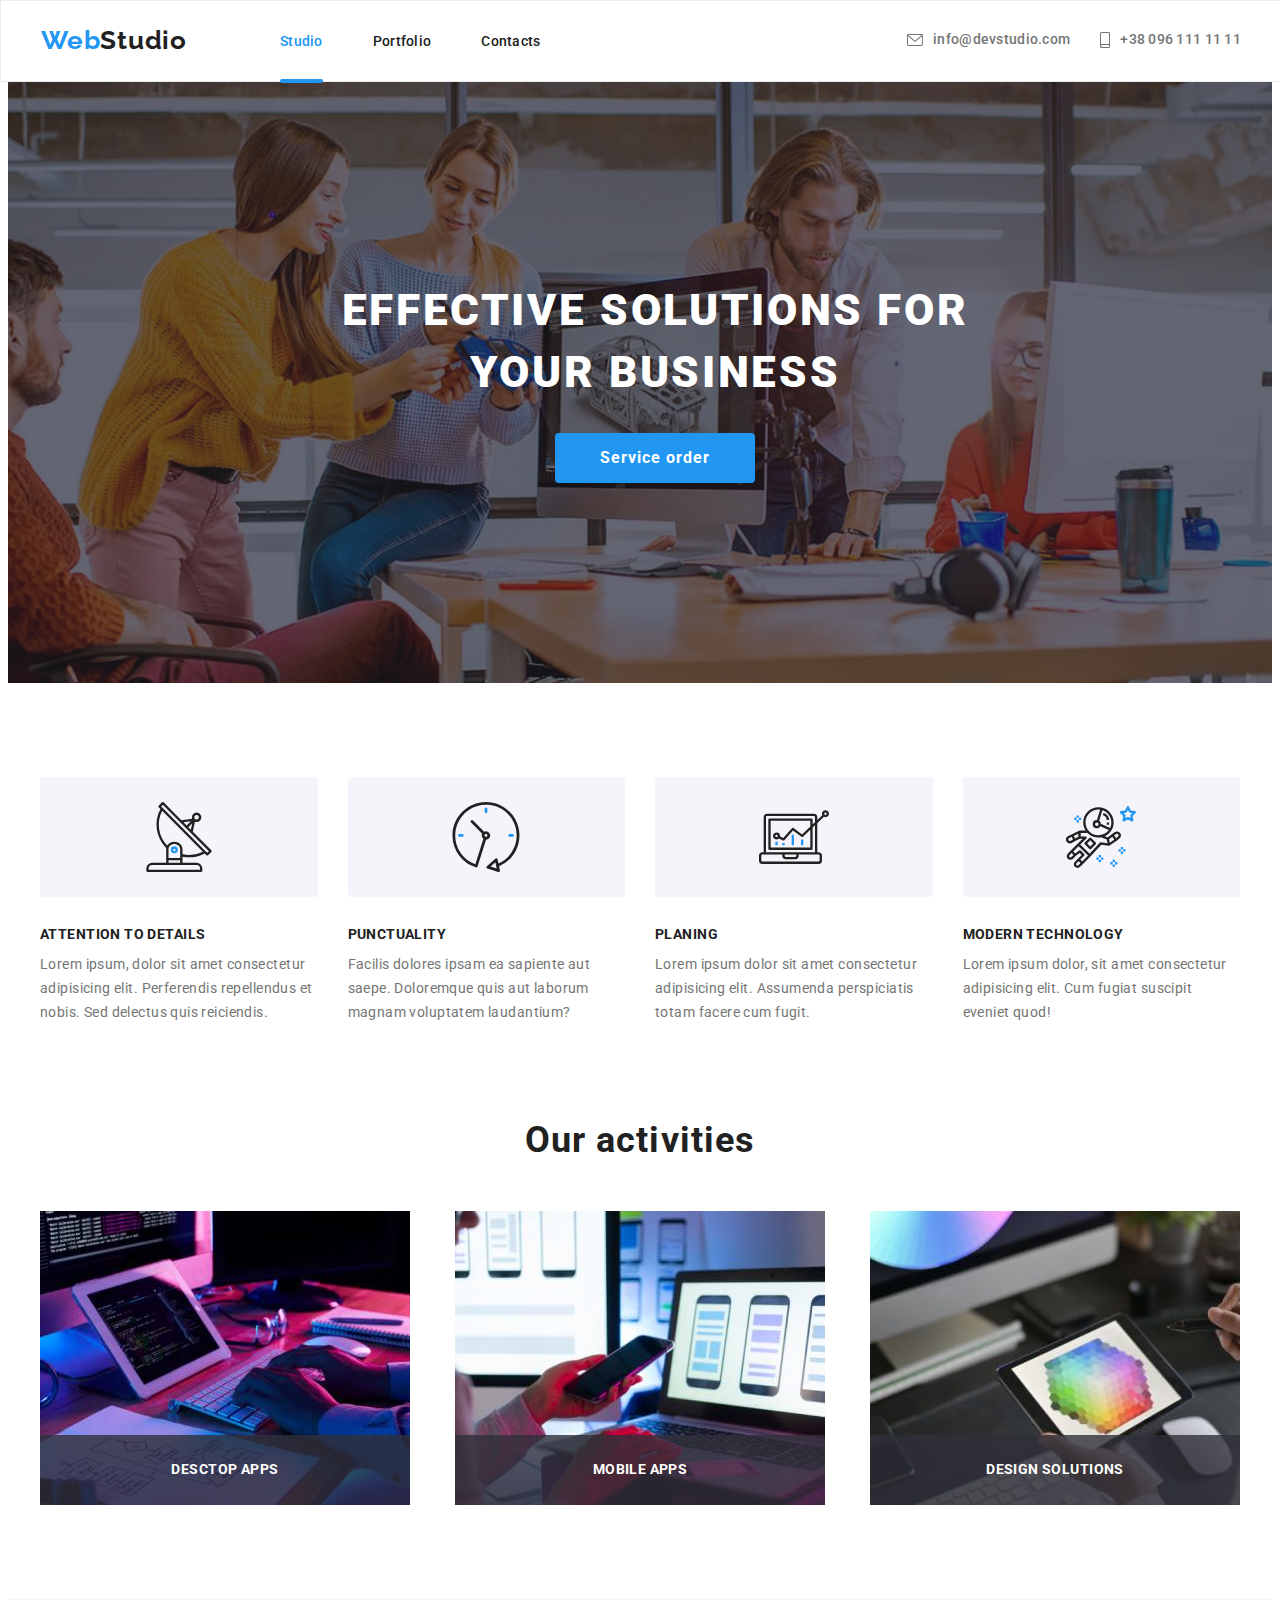
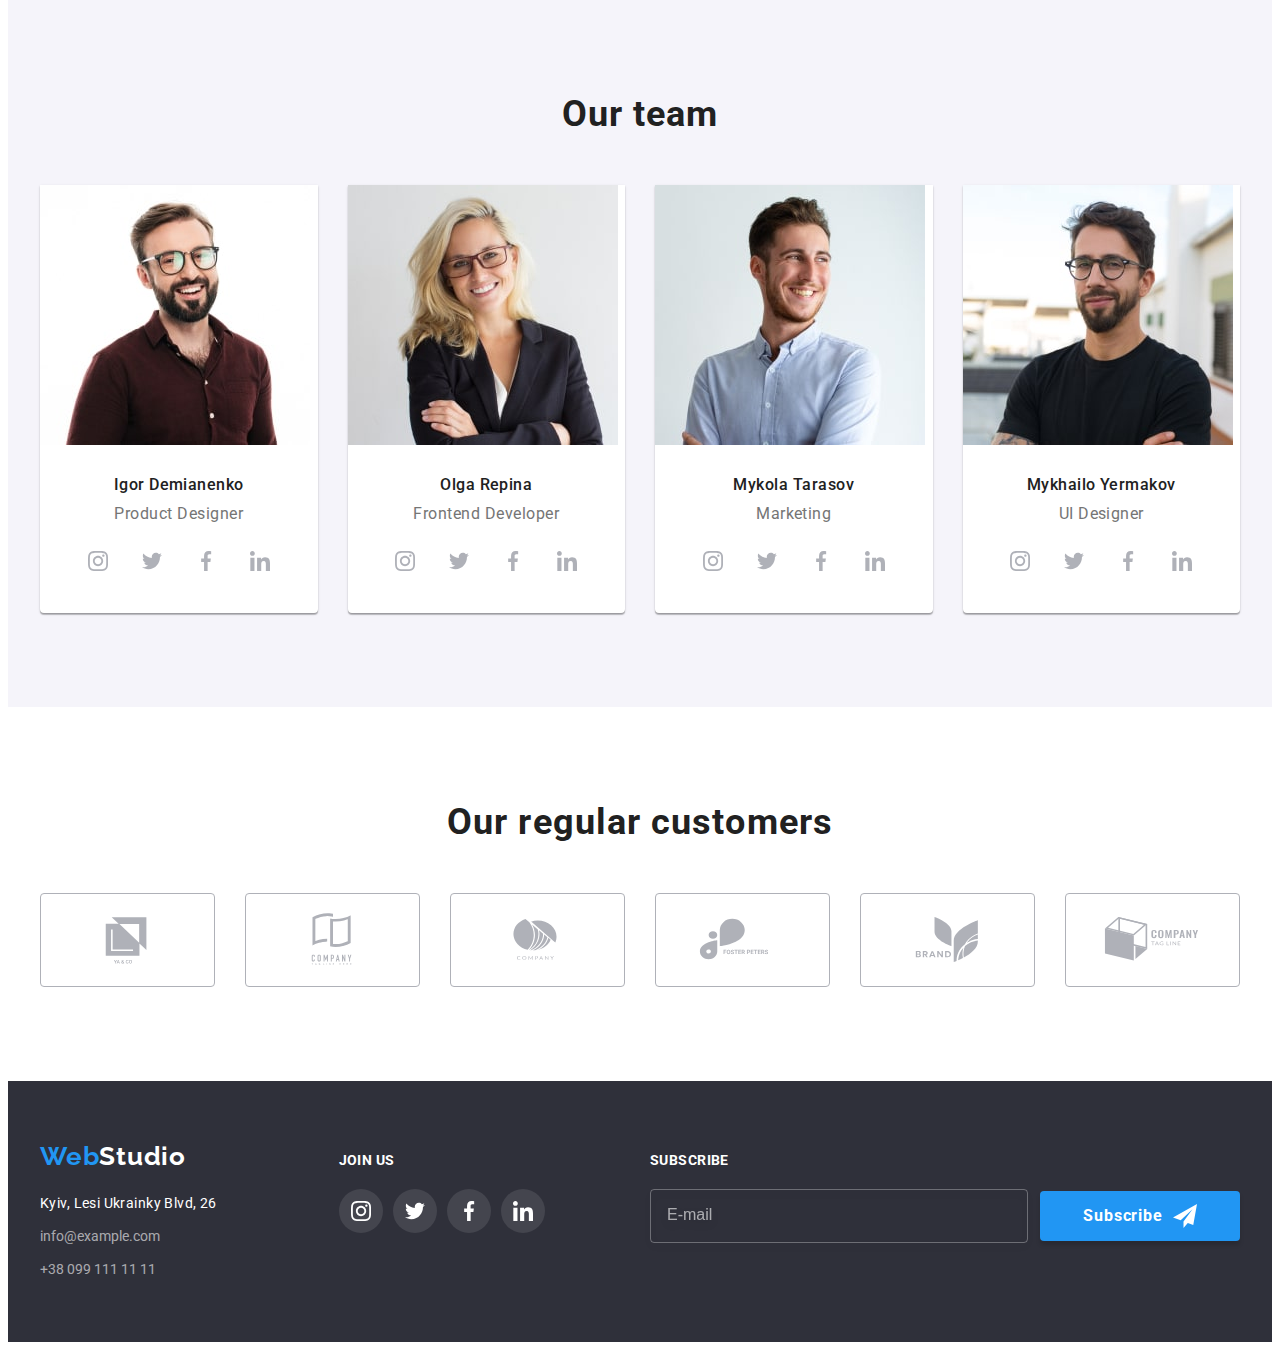
<file: index.html>
<!DOCTYPE html>
<html lang="en">
  <head>
    <meta charset="UTF-8" />
    <meta http-equiv="X-UA-Compatible" content="IE=edge" />
    <meta name="viewport" content="width=device-width, initial-scale=1.0" />
    <title>WebStudio</title>
    <link rel="preconnect" href="https://fonts.googleapis.com" />
    <link rel="preconnect" href="https://fonts.gstatic.com" crossorigin />
    <link
      href="https://fonts.googleapis.com/css2?family=Raleway:wght@700&family=Roboto:wght@400;500;700;900&display=swap"
      rel="stylesheet"
    />
    <link
      rel="stylesheet"
      href="https://cdnjs.cloudflare.com/ajax/libs/modern-normalize/1.1.0/modern-normalize.min.css"
      integrity="sha512-wpPYUAdjBVSE4KJnH1VR1HeZfpl1ub8YT/NKx4PuQ5NmX2tKuGu6U/JRp5y+Y8XG2tV+wKQpNHVUX03MfMFn9Q=="
      crossorigin="anonymous"
      referrerpolicy="no-referrer"
    />
    <link rel="stylesheet" href="./css/main.min.css" />
  </head>
  <body>
    <!-- Site nav -->
    <header class="header">
      <div class="container">
        <div class="header-overlay">
          <nav class="navigation">
            <!-- prettier-ignore -->
            <a lang="en" href="./index.html" class="link logo header__logo">
					<span class="header__logo--blue">Web</span>Studio
				  </a>
            <ul class="list navigation__list">
              <li class="navigation__item">
                <a href="./index.html" class="link current navigation__link"
                  >Studio</a
                >
              </li>
              <li class="navigation__item">
                <a href="./portfolio.html" class="link navigation__link"
                  >Portfolio</a
                >
              </li>
              <li class="navigation__item">
                <a href="" class="link navigation__link">Contacts</a>
              </li>
            </ul>
          </nav>

          <ul class="list contacts-list">
            <li class="contacts-list__item">
              <a
                href="mailto:info@devstudio.com"
                class="link contacts-list__link"
              >
                <svg class="mail contacts-list__icon">
                  <use
                    href="./images/icons.svg#icon-envelope"
                    width="16"
                    height="12"
                  ></use>
                </svg>
                info@devstudio.com</a
              >
            </li>
            <li class="contacts-list__item">
              <a href="tel:+380961111111" class="link contacts-list__link">
                <svg class="phone contacts-list__icon">
                  <use
                    href="./images/icons.svg#icon-smartphone"
                    width="10"
                    height="16"
                  ></use>
                </svg>
                +38 096 111 11 11</a
              >
            </li>
          </ul>
        </div>

        <button
          class="menu-open"
          type="button"
          arial-label="open mob menu"
          data-menu-open
        >
          <span class="line"></span>
          <span class="line"></span>
          <span class="line"></span>
        </button>
      </div>
      <div class="mob-menu is-hidden">
        <div class="container">
          <div class="mob-menu-top">
            <button class="menu-close" type="button">
              <svg class="menu-close__btn">
                <use
                  href="./images/icons.svg#icon-close-mob-menu"
                  width="40"
                  height="40"
                ></use>
              </svg>
            </button>
            <nav class="mob-menu__nav">
              <ul class="list mob-menu__list">
                <li class="mob-menu__item">
                  <a href="./index.html" class="link current mob-menu__link"
                    >Studio</a
                  >
                </li>
                <li class="mob-menu__item">
                  <a href="./portfolio.html" class="link mob-menu__link"
                    >Portfolio</a
                  >
                </li>
                <li class="mob-menu__item">
                  <a href="" class="link mob-menu__link">Contacts</a>
                </li>
              </ul>
            </nav>
          </div>
          <div class="mob-menu-bottom">
            <ul class="list mob-contacts-list">
              <li class="mob-contacts-list__item">
                <a
                  href="tel:+380961111111"
                  class="link mob-contacts-list__link mob-contacts-list__link--tel"
                >
                  +38 096 111 11 11</a
                >
              </li>
              <li class="mob-contacts-list__item">
                <a
                  href="mailto:info@devstudio.com"
                  class="link mob-contacts-list__link"
                >
                  info@devstudio.com</a
                >
              </li>
            </ul>
            <ul class="list mob-soc-list">
              <li class="mob-soc-list__item">
                <a
                  href=""
                  target="_blank"
                  rel="noopener noreferrer nofollow"
                  class="link mob-soc-list__link"
                  >Instagram</a
                >
              </li>
              <li class="mob-soc-list__item">
                <a
                  href=""
                  target="_blank"
                  rel="noopener noreferrer nofollow"
                  class="link mob-soc-list__link"
                  >Twitter</a
                >
              </li>
              <li class="mob-soc-list__item">
                <a
                  href=""
                  target="_blank"
                  rel="noopener noreferrer nofollow"
                  class="link mob-soc-list__link"
                  >Facebook</a
                >
              </li>
              <li class="mob-soc-list__item">
                <a
                  href=""
                  target="_blank"
                  rel="noopener noreferrer nofollow"
                  class="link mob-soc-list__link"
                  >LinkedIn</a
                >
              </li>
            </ul>
          </div>
        </div>
      </div>
    </header>

    <main>
      <section class="hero">
        <div class="container">
          <h1 class="hero__title">Effective solutions for your business</h1>
          <button type="button" class="btn hero__btn" data-modal-open>
            Service order
          </button>
        </div>
      </section>

      <!-- Values -->
      <section class="value">
        <div class="container">
          <h2 class="visually-hidden">Values</h2>
          <ul class="value__list list">
            <li class="value__item antenna">
              <h4 class="value__name">Attention to details</h4>
              <p class="value__text">
                Lorem ipsum, dolor sit amet consectetur adipisicing elit.
                Perferendis repellendus et nobis. Sed delectus quis reiciendis.
              </p>
            </li>
            <li class="value__item clock">
              <h4 class="value__name">Punctuality</h4>
              <p class="value__text">
                Facilis dolores ipsam ea sapiente aut saepe. Doloremque quis aut
                laborum magnam voluptatem laudantium?
              </p>
            </li>
            <li class="value__item diagram">
              <h4 class="value__name">Planing</h4>
              <p class="value__text">
                Lorem ipsum dolor sit amet consectetur adipisicing elit.
                Assumenda perspiciatis totam facere cum fugit.
              </p>
            </li>
            <li class="value__item astronaut">
              <h4 class="value__name">Modern technology</h4>
              <p class="value__text">
                Lorem ipsum dolor, sit amet consectetur adipisicing elit. Cum
                fugiat suscipit eveniet quod!
              </p>
            </li>
          </ul>
        </div>
      </section>

      <!-- Activities -->
      <section class="activities">
        <div class="container">
          <h2 class="title activities__title">Our activities</h2>
          <ul class="list activities__list">
            <li class="activities__item">
              <div class="activities__wrap">
                <img
                  srcset="
                    ./images/main-page-img1.jpg    1x,
                    ./images/main-page-img1-2x.jpg 2x
                  "
                  src="./images/main-page-img1.jpg"
                  alt="Keyboadr and iPad"
                />
                <p class="activities__text">Desctop apps</p>
              </div>
            </li>
            <li class="activities__item">
              <div class="activities__wrap">
                <img
                  srcset="
                    ./images/main-page-img2.jpg    1x,
                    ./images/main-page-img2-2x.jpg 2x
                  "
                  src="./images/main-page-img2.jpg"
                  alt="iPhone and design"
                />
                <p class="activities__text">Mobile apps</p>
              </div>
            </li>
            <li class="activities__item">
              <div class="activities__wrap">
                <img
                  srcset="
                    ./images/main-page-img3.jpg    1x,
                    ./images/main-page-img3-2x.jpg 2x
                  "
                  src="./images/main-page-img3.jpg"
                  alt="color scheme"
                />
                <p class="activities__text">Design solutions</p>
              </div>
            </li>
          </ul>
        </div>
      </section>

      <!-- Team -->
      <section class="team">
        <div class="container">
          <h2 class="title team__title">Our team</h2>
          <ul class="list team__list">
            <li class="team__item">
              <picture>
                <source
                  srcset="
                    ./images/demianenko-1x.jpg 1x,
                    ./images/demianenko-2x.jpg 2x
                  "
                  media="(min-width: 1200px)"
                />
                <source
                  srcset="
                    ./images/demianenko-tab-1x.jpg 1x,
                    ./images/demianenko-tab-2x.jpg 2x
                  "
                  media="(min-width: 768px)"
                />
                <source
                  srcset="
                    ./images/demianenko-mob-1x.jpg 1x,
                    ./images/demianenko-mob-2x.jpg 2x
                  "
                  media="(max-width: 767px)"
                />
                <img
                  src="./images/demianenko-mob-1x.jpg"
                  alt="Igor Demianenko"
                />
              </picture>
              <h3 class="team__name">Igor Demianenko</h3>
              <p class="team__text">Product Designer</p>
              <ul class="list team__soc">
                <li>
                  <a href="" class="link team__link">
                    <svg class="team__icon" width="20" height="20">
                      <use href="./images/icons.svg#icon-instagram"></use>
                    </svg>
                  </a>
                </li>
                <li>
                  <a href="" class="link team__link">
                    <svg class="team__icon" width="20" height="20">
                      <use href="./images/icons.svg#icon-twitter"></use>
                    </svg>
                  </a>
                </li>
                <li>
                  <a href="" class="link team__link">
                    <svg class="team__icon" width="20" height="20">
                      <use href="./images/icons.svg#icon-facebook"></use>
                    </svg>
                  </a>
                </li>
                <li>
                  <a href="" class="link team__link">
                    <svg class="team__icon" width="20" height="20">
                      <use href="./images/icons.svg#icon-linkedin"></use>
                    </svg>
                  </a>
                </li>
              </ul>
            </li>
            <li class="team__item">
              <picture>
                <source
                  srcset="./images/repina-1x.jpg 1x, ./images/repina-2x.jpg 2x"
                  media="(min-width: 1200px)"
                />
                <source
                  srcset="
                    ./images/repina-tab-1x.jpg 1x,
                    ./images/repina-tab-2x.jpg 2x
                  "
                  media="(min-width: 768px)"
                />
                <source
                  srcset="
                    ./images/repina-mob-1x.jpg 1x,
                    ./images/repina-mob-2x.jpg 2x
                  "
                  media="(max-width: 767px)"
                />
                <img src="./images/repina-mob-1x.jpg" alt="Olga Repina" />
              </picture>
              <h3 class="team__name">Olga Repina</h3>
              <p class="team__text">Frontend Developer</p>
              <ul class="list team__soc">
                <li>
                  <a href="" class="link team__link">
                    <svg class="team__icon" width="20" height="20">
                      <use href="./images/icons.svg#icon-instagram"></use>
                    </svg>
                  </a>
                </li>
                <li>
                  <a href="" class="link team__link">
                    <svg class="team__icon" width="20" height="20">
                      <use href="./images/icons.svg#icon-twitter"></use>
                    </svg>
                  </a>
                </li>
                <li>
                  <a href="" class="link team__link">
                    <svg class="team__icon" width="20" height="20">
                      <use href="./images/icons.svg#icon-facebook"></use>
                    </svg>
                  </a>
                </li>
                <li>
                  <a href="" class="link team__link">
                    <svg class="team__icon" width="20" height="20">
                      <use href="./images/icons.svg#icon-linkedin"></use>
                    </svg>
                  </a>
                </li>
              </ul>
            </li>
            <li class="team__item">
              <picture>
                <source
                  srcset="
                    ./images/tarasov-1x.jpg 1x,
                    ./images/tarasov-2x.jpg 2x
                  "
                  media="(min-width: 1200px)"
                />
                <source
                  srcset="
                    ./images/tarasov-tab-1x.jpg 1x,
                    ./images/tarasov-tab-2x.jpg 2x
                  "
                  media="(min-width: 768px)"
                />
                <source
                  srcset="
                    ./images/tarasov-mob-1x.jpg 1x,
                    ./images/tarasov-mob-2x.jpg 2x
                  "
                  media="(max-width: 767px)"
                />
                <img src="./images/tarasov-mob-1x.jpg" alt="Mykola Tarasov" />
              </picture>
              <h3 class="team__name">Mykola Tarasov</h3>
              <p class="team__text">Marketing</p>
              <ul class="list team__soc">
                <li>
                  <a href="" class="link team__link">
                    <svg class="team__icon" width="20" height="20">
                      <use href="./images/icons.svg#icon-instagram"></use>
                    </svg>
                  </a>
                </li>
                <li>
                  <a href="" class="link team__link">
                    <svg class="team__icon" width="20" height="20">
                      <use href="./images/icons.svg#icon-twitter"></use>
                    </svg>
                  </a>
                </li>
                <li>
                  <a href="" class="link team__link">
                    <svg class="team__icon" width="20" height="20">
                      <use href="./images/icons.svg#icon-facebook"></use>
                    </svg>
                  </a>
                </li>
                <li>
                  <a href="" class="link team__link">
                    <svg class="team__icon" width="20" height="20">
                      <use href="./images/icons.svg#icon-linkedin"></use>
                    </svg>
                  </a>
                </li>
              </ul>
            </li>
            <li class="team__item">
              <picture>
                <source
                  srcset="
                    ./images/ermakov-1x.jpg 1x,
                    ./images/ermakov-2x.jpg 2x
                  "
                  media="(min-width: 1200px)"
                />
                <source
                  srcset="
                    ./images/ermakov-tab-1x.jpg 1x,
                    ./images/ermakov-tab-2x.jpg 2x
                  "
                  media="(min-width: 768px)"
                />
                <source
                  srcset="
                    ./images/ermakov-mob-1x.jpg 1x,
                    ./images/ermakov-mob-2x.jpg 2x
                  "
                  media="(max-width: 767px)"
                />
                <img
                  src="./images/ermakov-mob-1x.jpg"
                  alt="Mykhailo Yermakov"
                />
              </picture>
              <h3 class="team__name">Mykhailo Yermakov</h3>
              <p class="team__text">UI Designer</p>
              <ul class="list team__soc">
                <li>
                  <a href="" class="link team__link">
                    <svg class="team__icon" width="20" height="20">
                      <use href="./images/icons.svg#icon-instagram"></use>
                    </svg>
                  </a>
                </li>
                <li>
                  <a href="" class="link team__link">
                    <svg class="team__icon" width="20" height="20">
                      <use href="./images/icons.svg#icon-twitter"></use>
                    </svg>
                  </a>
                </li>
                <li>
                  <a href="" class="link team__link">
                    <svg class="team__icon" width="20" height="20">
                      <use href="./images/icons.svg#icon-facebook"></use>
                    </svg>
                  </a>
                </li>
                <li>
                  <a href="" class="link team__link">
                    <svg class="team__icon" width="20" height="20">
                      <use href="./images/icons.svg#icon-linkedin"></use>
                    </svg>
                  </a>
                </li>
              </ul>
            </li>
          </ul>
        </div>
      </section>

      <section class="customer">
        <div class="container">
          <h2 class="title customer__title">Our regular customers</h2>
          <ul class="list customer__list">
            <li class="customer__item">
              <a href="" class="link customer__link">
                <svg class="customer__logo" width="106" height="60">
                  <use href="./images/icons.svg#icon-yanco"></use>
                </svg>
              </a>
            </li>
            <li class="customer__item">
              <a href="" class="link customer__link">
                <svg class="customer__logo" width="106" height="60">
                  <use href="./images/icons.svg#icon-tagline"></use>
                </svg>
              </a>
            </li>
            <li class="customer__item">
              <a href="" class="link customer__link">
                <svg class="customer__logo" width="106" height="60">
                  <use href="./images/icons.svg#icon-company"></use>
                </svg>
              </a>
            </li>
            <li class="customer__item">
              <a href="" class="link customer__link">
                <svg class="customer__logo" width="106" height="60">
                  <use href="./images/icons.svg#icon-foster-peters"></use>
                </svg>
              </a>
            </li>
            <li class="customer__item">
              <a href="" class="link customer__link">
                <svg class="customer__logo" width="106" height="60">
                  <use href="./images/icons.svg#icon-brand"></use>
                </svg>
              </a>
            </li>
            <li class="customer__item">
              <a href="" class="link customer__link">
                <svg class="customer__logo" width="106" height="60">
                  <use href="./images/icons.svg#icon-company-tagline"></use>
                </svg>
              </a>
            </li>
          </ul>
        </div>
      </section>
    </main>

    <footer class="footer">
      <div class="container">
        <div class="footer__contacts-wrap">
          <!-- prettier-ignore -->
          <a lang="en" href="./index.html" class="link logo footer__logo">
							<span class="header__logo--blue">Web</span><span>Studio</span>
					</a>

          <!-- Contacts -->
          <h2 class="visually-hidden">Contacts</h2>
          <address class="address">
            <ul class="list contacts-list contacts-footer-list">
              <li class="contacts-footer-list__item">
                <a
                  class="link contacts-footer-list__adress"
                  href="https://goo.gl/maps/21FP2kessVp6qN1R9"
                  target="_blank"
                  rel="noopener noreferrer nofollow"
                >
                  Kyiv, Lesi Ukrainky Blvd, 26
                </a>
              </li>
              <li class="contacts-footer-list__item">
                <a
                  href="mailto:info@example.com"
                  class="link contacts-footer-list__link"
                  >info@example.com</a
                >
              </li>
              <li class="contacts-footer-list__item">
                <a
                  href="tel:+380991111111"
                  class="link contacts-footer-list__link"
                  >+38 099 111 11 11</a
                >
              </li>
            </ul>
          </address>
        </div>

        <div class="join">
          <h2 class="title join__title">Join us</h2>
          <ul class="list join__list">
            <li class="join__item">
              <a href="" class="join__link">
                <svg class="join__icon">
                  <use href="./images/icons.svg#icon-instagram"></use>
                </svg>
              </a>
            </li>
            <li class="join__item">
              <a href="" class="join__link">
                <svg class="join__icon">
                  <use href="./images/icons.svg#icon-twitter"></use>
                </svg>
              </a>
            </li>
            <li class="join__item">
              <a href="" class="join__link">
                <svg class="join__icon">
                  <use href="./images/icons.svg#icon-facebook"></use>
                </svg>
              </a>
            </li>
            <li class="join__item">
              <a href="" class="join__link">
                <svg class="join__icon">
                  <use href="./images/icons.svg#icon-linkedin"></use>
                </svg>
              </a>
            </li>
          </ul>
        </div>

        <div class="subscribe">
          <p class="title subscribe__title">Subscribe</p>
          <form class="subscribe__form">
            <input
              type="text"
              class="subscribe__input"
              name="subscribe-mail"
              placeholder="E-mail"
            />
            <button type="submit" class="btn subscribe__btn">
              Subscribe
              <svg class="subscribe__icon">
                <use
                  href="./images/icons.svg#icon-send"
                  width="24"
                  height="24"
                ></use>
              </svg>
            </button>
          </form>
        </div>
      </div>
    </footer>

    <div class="backdrop is-hidden" data-modal>
      <div class="modal">
        <button type="button" class="modal__close-btn" data-modal-close>
          <svg class="modal__close-icon">
            <use
              href="./images/icons.svg#icon-close"
              width="18"
              height="18"
            ></use>
          </svg>
        </button>
        <p class="modal__title">Leave your details, we will call you back</p>
        <form class="modal__form">
          <ul class="list modal__list">
            <li class="modal__field">
              <label for="user-name" class="modal__label">Name</label>
              <div class="input-wrap">
                <input
                  type="text"
                  class="modal__input"
                  name="user-name"
                  id="user-name"
                  required
                />
                <svg class="modal__input-icon" width="18" height="18">
                  <use href="./images/icons.svg#icon-person-black"></use>
                </svg>
              </div>
            </li>

            <li class="modal__field">
              <label for="user-phone" class="modal__label">Phone</label>
              <div class="input-wrap">
                <input
                  type="tel"
                  class="modal__input"
                  name="user-phone"
                  id="user-phone"
                  required
                  value=""
                  title="+380 (67) 111-11-11"
                />
                <svg class="modal__input-icon" width="18" height="18">
                  <use href="./images/icons.svg#icon-phone-black"></use>
                </svg>
              </div>
            </li>

            <li class="modal__field">
              <label for="user-email" class="modal__label">E-mail</label>
              <div class="input-wrap">
                <input
                  type="email"
                  class="modal__input"
                  name="user-email"
                  id="user-email"
                  required
                />
                <svg class="modal__input-icon" width="18" height="18">
                  <use href="./images/icons.svg#icon-email-black"></use>
                </svg>
              </div>
            </li>
          </ul>

          <div class="comment-wrap">
            <label for="order-modal-comment" class="modal__label"
              >Comment</label
            >
            <textarea
              name="order-modal-comment"
              id="order-modal-comment"
              class="modal__comment"
              placeholder="Enter your comment"
            ></textarea>
          </div>

          <div class="modal__terms">
            <input
              type="checkbox"
              name="terms"
              id="terms"
              class="modal__check visually-hidden"
              value="true"
            />
            <label for="terms" class="modal__check-text">
              <span>
                <svg class="modal__check-icon" width="11" height="8">
                  <use href="./images/icons.svg#icon-check"></use>
                </svg>
              </span>
              Confirm &nbsp;
              <a href="" class="link modal__link"
                >Terms and conditions</a
              ></label
            >
          </div>

          <button type="submit" class="btn modal__send-btn">Send</button>
        </form>
      </div>
    </div>

    <script src="./js/modal.js"></script>
    <script src="./js/menu.js"></script>
    <!-- <script>
			(() => {
				const { height: pageHeaderHeight } = document
					.querySelector(".page-header")
					.getBoundingClientRect();

				document.body.style.paddingTop = `${pageHeaderHeight}px`;
			})();
		</script> -->
  </body>
</html>
</file>
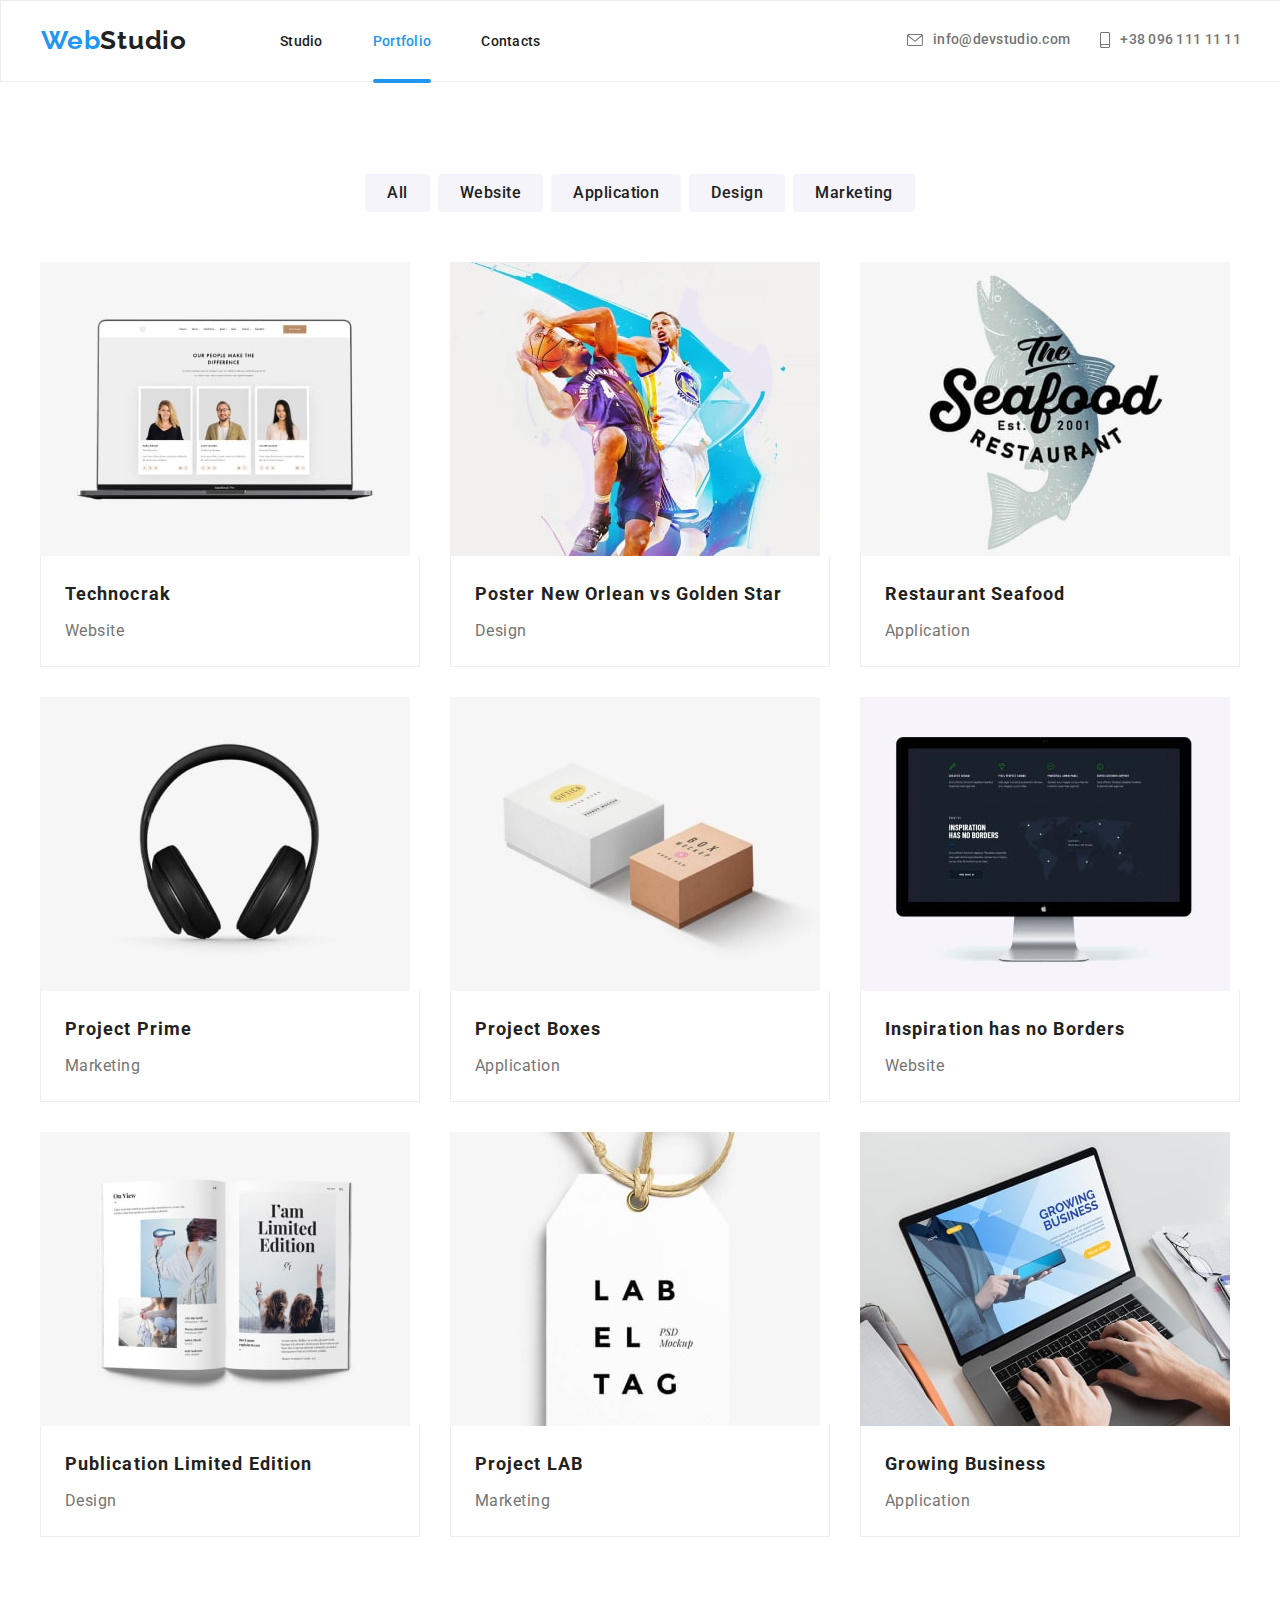
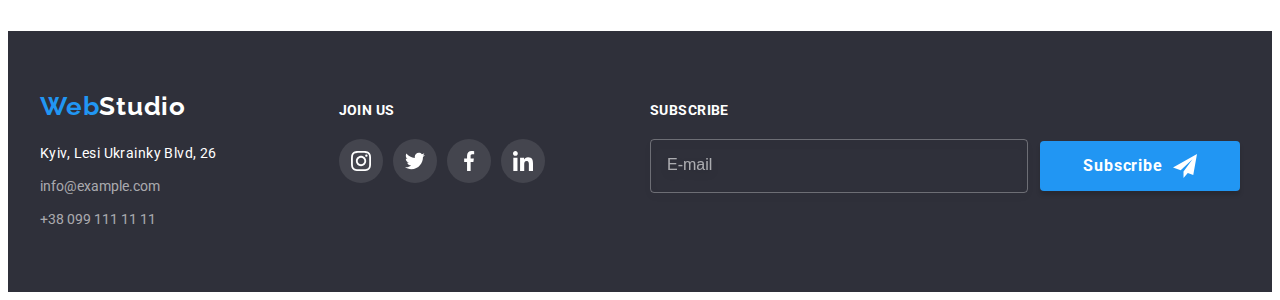
<file: portfolio.html>
<!DOCTYPE html>
<html lang="en">
  <head>
    <meta charset="UTF-8" />
    <meta http-equiv="X-UA-Compatible" content="IE=edge" />
    <meta name="viewport" content="width=device-width, initial-scale=1.0" />
    <title>WebStudio</title>
    <link rel="preconnect" href="https://fonts.googleapis.com" />
    <link rel="preconnect" href="https://fonts.gstatic.com" crossorigin />
    <link
      href="https://fonts.googleapis.com/css2?family=Raleway:wght@700&family=Roboto:wght@400;500;700;900&display=swap"
      rel="stylesheet"
    />
    <link
      rel="stylesheet"
      href="https://cdnjs.cloudflare.com/ajax/libs/modern-normalize/1.1.0/modern-normalize.min.css"
      integrity="sha512-wpPYUAdjBVSE4KJnH1VR1HeZfpl1ub8YT/NKx4PuQ5NmX2tKuGu6U/JRp5y+Y8XG2tV+wKQpNHVUX03MfMFn9Q=="
      crossorigin="anonymous"
      referrerpolicy="no-referrer"
    />
    <link rel="stylesheet" href="./css/main.min.css" />
  </head>
  <body>
    <!-- Site nav -->
    <header class="header">
      <div class="container">
        <div class="header-overlay">
          <nav class="navigation">
            <!-- prettier-ignore -->
            <a lang="en" href="./index.html" class="link logo header__logo">
					<span class="header__logo--blue">Web</span>Studio
				  </a>
            <ul class="list navigation__list">
              <li class="navigation__item">
                <a href="./index.html" class="link navigation__link">Studio</a>
              </li>
              <li class="navigation__item">
                <a href="./portfolio.html" class="link current navigation__link"
                  >Portfolio</a
                >
              </li>
              <li class="navigation__item">
                <a href="" class="link navigation__link">Contacts</a>
              </li>
            </ul>
          </nav>

          <ul class="list contacts-list">
            <li class="contacts-list__item">
              <a
                href="mailto:info@devstudio.com"
                class="link contacts-list__link"
              >
                <svg class="mail contacts-list__icon">
                  <use
                    href="./images/icons.svg#icon-envelope"
                    width="16"
                    height="12"
                  ></use>
                </svg>
                info@devstudio.com</a
              >
            </li>
            <li class="contacts-list__item">
              <a href="tel:+380961111111" class="link contacts-list__link">
                <svg class="phone contacts-list__icon">
                  <use
                    href="./images/icons.svg#icon-smartphone"
                    width="10"
                    height="16"
                  ></use>
                </svg>
                +38 096 111 11 11</a
              >
            </li>
          </ul>
        </div>

        <button
          class="menu-open"
          type="button"
          arial-label="open mob menu"
          data-menu-open
        >
          <span class="line"></span>
          <span class="line"></span>
          <span class="line"></span>
        </button>
      </div>
      <div class="mob-menu is-hidden">
        <div class="container">
          <div class="mob-menu-top">
            <button class="menu-close" type="button">
              <svg class="menu-close__btn">
                <use
                  href="./images/icons.svg#icon-close-mob-menu"
                  width="40"
                  height="40"
                ></use>
              </svg>
            </button>
            <nav class="mob-menu__nav">
              <ul class="list mob-menu__list">
                <li class="mob-menu__item">
                  <a href="./index.html" class="link mob-menu__link">Studio</a>
                </li>
                <li class="mob-menu__item">
                  <a href="./portfolio.html" class="link current mob-menu__link"
                    >Portfolio</a
                  >
                </li>
                <li class="mob-menu__item">
                  <a href="" class="link mob-menu__link">Contacts</a>
                </li>
              </ul>
            </nav>
          </div>
          <div class="mob-menu-bottom">
            <ul class="list mob-contacts-list">
              <li class="mob-contacts-list__item">
                <a
                  href="tel:+380961111111"
                  class="link mob-contacts-list__link"
                >
                  +38 096 111 11 11</a
                >
              </li>
              <li class="mob-contacts-list__item">
                <a
                  href="mailto:info@devstudio.com"
                  class="link mob-contacts-list__link"
                >
                  info@devstudio.com</a
                >
              </li>
            </ul>
            <ul class="list mob-soc-list">
              <li class="mob-soc-list__item">
                <a
                  href=""
                  target="_blank"
                  rel="noopener noreferrer nofollow"
                  class="link mob-soc-list__link"
                  >Instagram</a
                >
              </li>
              <li class="mob-soc-list__item">
                <a
                  href=""
                  target="_blank"
                  rel="noopener noreferrer nofollow"
                  class="link mob-soc-list__link"
                  >Twitter</a
                >
              </li>
              <li class="mob-soc-list__item">
                <a
                  href=""
                  target="_blank"
                  rel="noopener noreferrer nofollow"
                  class="link mob-soc-list__link"
                  >Facebook</a
                >
              </li>
              <li class="mob-soc-list__item">
                <a
                  href=""
                  target="_blank"
                  rel="noopener noreferrer nofollow"
                  class="link mob-soc-list__link"
                  >LinkedIn</a
                >
              </li>
            </ul>
          </div>
        </div>
      </div>
    </header>

    <main>
      <section class="portfolio">
        <div class="container">
          <h1 class="visually-hidden">Portfolio</h1>
          <ul class="list filter__list">
            <li class="filter__item">
              <button type="button" class="btn filter__btn">All</button>
            </li>
            <li class="filter__item">
              <button type="button" class="btn filter__btn">Website</button>
            </li>
            <li class="filter__item">
              <button type="button" class="btn filter__btn">Application</button>
            </li>
            <li class="filter__item">
              <button type="button" class="btn filter__btn">Design</button>
            </li>
            <li class="filter__item">
              <button type="button" class="btn filter__btn">Marketing</button>
            </li>
          </ul>

          <ul class="list filter-result__list">
            <li class="filter-result__item">
              <a href="" class="link filter-result__link">
                <div class="filter-result__top-wrap">
                  <picture>
                    <source
                      srcset="
                        ./images/technokriak-1x.jpg 1x,
                        ./images/technokriak-2x.jpg 2x
                      "
                      media="(min-width: 1200px)"
                    />
                    <source
                      srcset="
                        ./images/technokriak-tab-1x.jpg 1x,
                        ./images/technokriak-tab-2x.jpg 2x
                      "
                      media="(min-width: 768px)"
                    />
                    <source
                      srcset="
                        ./images/technokriak-mob-1x.jpg 1x,
                        ./images/technokriak-mob-2x.jpg 2x
                      "
                      media="(max-width: 767px)"
                    />
                    <img
                      src="./images/technokriak-mob-1x.jpg"
                      alt="laptop with project"
                    />
                  </picture>
                  <p class="filter-result__top-text">
                    Lorem ipsum dolor, sit amet consectetur adipisicing elit.
                    Illum mollitia amet quaerat enim dolor harum nihil
                    recusandae, totam modi eaque illo. Non?
                  </p>
                </div>
                <div class="filter-result__name">
                  <h2 class="filter-result-item__title">Technocrak</h2>
                  <p class="filter-result__text">Website</p>
                </div>
              </a>
            </li>
            <li class="filter-result__item">
              <a href="" class="link filter-result__link">
                <div class="filter-result__top-wrap">
                  <picture>
                    <source
                      srcset="
                        ./images/new-orlean-1x.jpg 1x,
                        ./images/new-orlean-2x.jpg 2x
                      "
                      media="(min-width: 1200px)"
                    />
                    <source
                      srcset="
                        ./images/new-orlean-tab-1x.jpg 1x,
                        ./images/new-orlean-tab-2x.jpg 2x
                      "
                      media="(min-width: 768px)"
                    />
                    <source
                      srcset="
                        ./images/new-orlean-mob-1x.jpg 1x,
                        ./images/new-orlean-mob-2x.jpg 2x
                      "
                      media="(max-width: 767px)"
                    />
                    <img
                      src="./images/new-orlean-mob-1x.jpg"
                      alt="poster volleyball"
                    />
                  </picture>
                  <p class="filter-result__top-text">
                    Lorem ipsum dolor, sit amet consectetur adipisicing elit.
                    Illum mollitia amet quaerat enim dolor harum nihil
                    recusandae, totam modi eaque illo. Non?
                  </p>
                </div>
                <div class="filter-result__name">
                  <h2 class="filter-result-item__title">
                    Poster New Orlean vs Golden Star
                  </h2>
                  <p class="filter-result__text">Design</p>
                </div>
              </a>
            </li>
            <li class="filter-result__item">
              <a href="" class="link filter-result__link">
                <div class="filter-result__top-wrap">
                  <picture>
                    <source
                      srcset="
                        ./images/seafood-1x.jpg 1x,
                        ./images/seafood-2x.jpg 2x
                      "
                      media="(min-width: 1200px)"
                    />
                    <source
                      srcset="
                        ./images/seafood-tab-1x.jpg 1x,
                        ./images/seafood-tab-2x.jpg 2x
                      "
                      media="(min-width: 768px)"
                    />
                    <source
                      srcset="
                        ./images/seafood-mob-1x.jpg 1x,
                        ./images/seafood-mob-2x.jpg 2x
                      "
                      media="(max-width: 767px)"
                    />
                    <img
                      src="./images/seafood-mob-1x.jpg"
                      alt="restaurant logo seafood"
                    />
                  </picture>
                  <p class="filter-result__top-text">
                    Lorem ipsum dolor, sit amet consectetur adipisicing elit.
                    Illum mollitia amet quaerat enim dolor harum nihil
                    recusandae, totam modi eaque illo. Non?
                  </p>
                </div>
                <div class="filter-result__name">
                  <h2 class="filter-result-item__title">Restaurant Seafood</h2>
                  <p class="filter-result__text">Application</p>
                </div>
              </a>
            </li>
            <li class="filter-result__item">
              <a href="" class="link filter-result__link">
                <div class="filter-result__top-wrap">
                  <picture>
                    <source
                      srcset="
                        ./images/headphones-1x.jpg 1x,
                        ./images/headphones-2x.jpg 2x
                      "
                      media="(min-width: 1200px)"
                    />
                    <source
                      srcset="
                        ./images/headphones-tab-1x.jpg 1x,
                        ./images/headphones-tab-2x.jpg 2x
                      "
                      media="(min-width: 768px)"
                    />
                    <source
                      srcset="
                        ./images/headphones-mob-1x.jpg 1x,
                        ./images/headphones-mob-2x.jpg 2x
                      "
                      media="(max-width: 767px)"
                    />
                    <img
                      src="./images/headphones-mob-1x.jpg"
                      alt="headphones"
                    />
                  </picture>
                  <p class="filter-result__top-text">
                    Lorem ipsum dolor, sit amet consectetur adipisicing elit.
                    Illum mollitia amet quaerat enim dolor harum nihil
                    recusandae, totam modi eaque illo. Non?
                  </p>
                </div>
                <div class="filter-result__name">
                  <h2 class="filter-result-item__title">Project Prime</h2>
                  <p class="filter-result__text">Marketing</p>
                </div>
              </a>
            </li>
            <li class="filter-result__item">
              <a href="" class="link filter-result__link">
                <div class="filter-result__top-wrap">
                  <picture>
                    <source
                      srcset="
                        ./images/boxes-1x.jpg 1x,
                        ./images/boxes-2x.jpg 2x
                      "
                      media="(min-width: 1200px)"
                    />
                    <source
                      srcset="
                        ./images/boxes-tab-1x.jpg 1x,
                        ./images/boxes-tab-2x.jpg 2x
                      "
                      media="(min-width: 768px)"
                    />
                    <source
                      srcset="
                        ./images/boxes-mob-1x.jpg 1x,
                        ./images/boxes-mob-2x.jpg 2x
                      "
                      media="(max-width: 767px)"
                    />
                    <img src="./images/boxes-mob-1x.jpg" alt="boxes" />
                  </picture>
                  <p class="filter-result__top-text">
                    Lorem ipsum dolor, sit amet consectetur adipisicing elit.
                    Illum mollitia amet quaerat enim dolor harum nihil
                    recusandae, totam modi eaque illo. Non?
                  </p>
                </div>
                <div class="filter-result__name">
                  <h2 class="filter-result-item__title">Project Boxes</h2>
                  <p class="filter-result__text">Application</p>
                </div>
              </a>
            </li>
            <li class="filter-result__item">
              <a href="" class="link filter-result__link">
                <div class="filter-result__top-wrap">
                  <picture>
                    <source
                      srcset="
                        ./images/inspiration-1x.jpg 1x,
                        ./images/inspiration-2x.jpg 2x
                      "
                      media="(min-width: 1200px)"
                    />
                    <source
                      srcset="
                        ./images/inspiration-tab-1x.jpg 1x,
                        ./images/inspiration-tab-2x.jpg 2x
                      "
                      media="(min-width: 768px)"
                    />
                    <source
                      srcset="
                        ./images/inspiration-mob-1x.jpg 1x,
                        ./images/inspiration-mob-2x.jpg 2x
                      "
                      media="(max-width: 767px)"
                    />
                    <img src="./images/inspiration-mob-1x.jpg" alt="monitor" />
                  </picture>
                  <p class="filter-result__top-text">
                    Lorem ipsum dolor, sit amet consectetur adipisicing elit.
                    Illum mollitia amet quaerat enim dolor harum nihil
                    recusandae, totam modi eaque illo. Non?
                  </p>
                </div>
                <div class="filter-result__name">
                  <h2 class="filter-result-item__title">
                    Inspiration has no Borders
                  </h2>
                  <p class="filter-result__text">Website</p>
                </div>
              </a>
            </li>
            <li class="filter-result__item">
              <a href="" class="link filter-result__link">
                <div class="filter-result__top-wrap">
                  <picture>
                    <source
                      srcset="
                        ./images/lim-edition-1x.jpg 1x,
                        ./images/lim-edition-2x.jpg 2x
                      "
                      media="(min-width: 1200px)"
                    />
                    <source
                      srcset="
                        ./images/lim-edition-tab-1x.jpg 1x,
                        ./images/lim-edition-tab-2x.jpg 2x
                      "
                      media="(min-width: 768px)"
                    />
                    <source
                      srcset="
                        ./images/lim-edition-mob-1x.jpg 1x,
                        ./images/lim-edition-mob-2x.jpg 2x
                      "
                      media="(max-width: 767px)"
                    />
                    <img
                      src="./images/lim-edition-mob-1x.jpg"
                      alt="journal limited edition"
                    />
                  </picture>
                  <p class="filter-result__top-text">
                    Lorem ipsum dolor, sit amet consectetur adipisicing elit.
                    Illum mollitia amet quaerat enim dolor harum nihil
                    recusandae, totam modi eaque illo. Non?
                  </p>
                </div>
                <div class="filter-result__name">
                  <h2 class="filter-result-item__title">
                    Publication Limited Edition
                  </h2>
                  <p class="filter-result__text">Design</p>
                </div>
              </a>
            </li>
            <li class="filter-result__item">
              <a href="" class="link filter-result__link">
                <div class="filter-result__top-wrap">
                  <picture>
                    <source
                      srcset="./images/lab-1x.jpg 1x, ./images/lab-2x.jpg 2x"
                      media="(min-width: 1200px)"
                    />
                    <source
                      srcset="
                        ./images/lab-tab-1x.jpg 1x,
                        ./images/lab-tab-2x.jpg 2x
                      "
                      media="(min-width: 768px)"
                    />
                    <source
                      srcset="
                        ./images/lab-mob-1x.jpg 1x,
                        ./images/lab-mob-2x.jpg 2x
                      "
                      media="(max-width: 767px)"
                    />
                    <img src="./images/lab-mob-1x.jpg" alt="tag LAB" />
                  </picture>
                  <p class="filter-result__top-text">
                    Lorem ipsum dolor, sit amet consectetur adipisicing elit.
                    Illum mollitia amet quaerat enim dolor harum nihil
                    recusandae, totam modi eaque illo. Non?
                  </p>
                </div>
                <div class="filter-result__name">
                  <h2 class="filter-result-item__title">Project LAB</h2>
                  <p class="filter-result__text">Marketing</p>
                </div>
              </a>
            </li>
            <li class="filter-result__item">
              <a href="" class="link filter-result__link">
                <div class="filter-result__top-wrap">
                  <picture>
                    <source
                      srcset="
                        ./images/grow-business-1x.jpg 1x,
                        ./images/grow-business-2x.jpg 2x
                      "
                      media="(min-width: 1200px)"
                    />
                    <source
                      srcset="
                        ./images/grow-business-tab-1x.jpg 1x,
                        ./images/grow-business-tab-2x.jpg 2x
                      "
                      media="(min-width: 768px)"
                    />
                    <source
                      srcset="
                        ./images/grow-business-mob-1x.jpg 1x,
                        ./images/grow-business-mob-2x.jpg 2x
                      "
                      media="(max-width: 767px)"
                    />
                    <img
                      src="./images/grow-business-mob-1x.jpg"
                      alt="laptop business"
                    />
                  </picture>
                  <p class="filter-result__top-text">
                    Lorem ipsum dolor, sit amet consectetur adipisicing elit.
                    Illum mollitia amet quaerat enim dolor harum nihil
                    recusandae, totam modi eaque illo. Non?
                  </p>
                </div>
                <div class="filter-result__name">
                  <h2 class="filter-result-item__title">Growing Business</h2>
                  <p class="filter-result__text">Application</p>
                </div>
              </a>
            </li>
          </ul>
        </div>
      </section>
    </main>

    <footer class="footer">
      <div class="container">
        <div class="footer__contacts-wrap">
          <!-- prettier-ignore -->
          <a lang="en" href="./index.html" class="link logo footer__logo">
							<span class="header__logo--blue">Web</span><span>Studio</span>
					</a>

          <!-- Contacts -->
          <h2 class="visually-hidden">Contacts</h2>
          <address class="address">
            <ul class="list contacts-list contacts-footer-list">
              <li class="contacts-footer-list__item">
                <a
                  class="link contacts-footer-list__adress"
                  href="https://goo.gl/maps/21FP2kessVp6qN1R9"
                  target="_blank"
                  rel="noopener noreferrer nofollow"
                >
                  Kyiv, Lesi Ukrainky Blvd, 26
                </a>
              </li>
              <li class="contacts-footer-list__item">
                <a
                  href="mailto:info@example.com"
                  class="link contacts-footer-list__link"
                  >info@example.com</a
                >
              </li>
              <li class="contacts-footer-list__item">
                <a
                  href="tel:+380991111111"
                  class="link contacts-footer-list__link"
                  >+38 099 111 11 11</a
                >
              </li>
            </ul>
          </address>
        </div>

        <div class="join">
          <h2 class="title join__title">Join us</h2>
          <ul class="list join__list">
            <li class="join__item">
              <a href="" class="join__link">
                <svg class="join__icon">
                  <use href="./images/icons.svg#icon-instagram"></use>
                </svg>
              </a>
            </li>
            <li class="join__item">
              <a href="" class="join__link">
                <svg class="join__icon">
                  <use href="./images/icons.svg#icon-twitter"></use>
                </svg>
              </a>
            </li>
            <li class="join__item">
              <a href="" class="join__link">
                <svg class="join__icon">
                  <use href="./images/icons.svg#icon-facebook"></use>
                </svg>
              </a>
            </li>
            <li class="join__item">
              <a href="" class="join__link">
                <svg class="join__icon">
                  <use href="./images/icons.svg#icon-linkedin"></use>
                </svg>
              </a>
            </li>
          </ul>
        </div>

        <div class="subscribe">
          <p class="title subscribe__title">Subscribe</p>
          <form class="subscribe__form">
            <input
              type="text"
              class="subscribe__input"
              name="subscribe-mail"
              placeholder="E-mail"
            />
            <button type="submit" class="btn subscribe__btn">
              Subscribe
              <svg class="subscribe__icon">
                <use
                  href="./images/icons.svg#icon-send"
                  width="24"
                  height="24"
                ></use>
              </svg>
            </button>
          </form>
        </div>
      </div>
    </footer>

    <script src="./js/menu.js"></script>
  </body>
</html>
</file>
<file: css/main.min.css>
:root{--primary-text-color: #757575;--secondary-text-color: #212121;--primary-title-color: #212121;--secondary-title-color: #212121;--accent-color: #2196f3;--primary-bg-color: #ffffff;--secondary-bg-color: #f5f4fa;--tertiary-bg-color: #2f303a;--html-whitespace-sensitivity: strict}p,h1,h2,h3,h4,h5,h6{margin:0}ul,ol{margin:0;padding-left:0}address{font-style:normal}a{text-decoration:none;display:inline-block}button{cursor:pointer}img{display:block;max-width:100%;height:auto}body{font-family:"Roboto",sans-serif;color:var(--primary-text-color);background-color:var(--primary-bg-color)}body.modal-open{overflow:hidden}body.menu-open{overflow:hidden}.list{list-style:none}.link{text-decoration:none}.link:visited{text-decoration:none}.visually-hidden{position:absolute;white-space:nowrap;width:1px;height:1px;overflow:hidden;border:0;padding:0;clip:rect(0 0 0 0);clip-path:inset(50%);margin:-1px}.container{width:100%;margin-left:auto;margin-right:auto;padding-left:15px;padding-right:15px}@media screen and (min-width: 480px){.container{max-width:480px}}@media screen and (min-width: 768px){.container{max-width:768px}}@media screen and (min-width: 1200px){.container{max-width:1200px}}.title{font-size:36px;font-weight:700;line-height:1.17;letter-spacing:.03em;text-align:center;color:var(--primary-title-color)}.btn{font-family:inherit;font-size:16px;font-weight:700;line-height:1.88;letter-spacing:.06em;color:#fff;border:0;border-radius:4px}.header{position:absolute;width:100%;position:fixed;top:0;left:0;width:100%;z-index:10;background-color:var(--primary-bg-color);padding-top:10px;padding-bottom:10px;border:1px solid #ececec}@media screen and (min-width: 768px){.header{padding-top:20px;padding-bottom:20px}}@media screen and (min-width: 1200px){.header{padding-top:24px;padding-bottom:25px}}.header>.container{display:flex;align-items:center}.header-overlay{display:flex;justify-content:space-between;width:100%}.header__logo{margin-right:0;font-family:"Raleway",sans-serif;font-size:24px;font-weight:700;line-height:1.17;letter-spacing:.03em;color:var(--secondary-text-color)}@media screen and (min-width: 768px){.header__logo{margin-right:88px}}@media screen and (min-width: 1200px){.header__logo{margin-right:93px;font-size:26px;font-weight:700;line-height:1.19;letter-spacing:.03em}}.header__logo--blue{color:var(--accent-color)}.footer__logo{color:#fff;margin-bottom:20px;font-family:"Raleway",sans-serif;font-size:26px;font-weight:700;line-height:1.19;letter-spacing:.03em}.navigation{display:flex;align-items:center}.menu-open{margin-left:auto;display:flex;flex-direction:column;justify-content:center;width:40px;height:40px;border:none;background-color:rgba(0,0,0,0)}@media screen and (min-width: 768px){.menu-open{display:none}}.line{display:block;width:24px;padding:2px}.line::after{content:"";background-color:#212121;display:block;width:100%;height:2.67px}.mob-menu{position:fixed;z-index:90;width:100vw;height:100vh;background-color:#fff;top:0;padding-top:48px;padding-bottom:48px;transform:translate(0%, 0%) rotateY(1);transition:transform 250ms cubic-bezier(0.4, 0, 0.2, 1)}.mob-menu>.container{display:flex;flex-direction:column;height:100%;justify-content:space-between;overflow:auto;padding-left:40px;padding-right:40px}.mob-menu.is-hidden{transform:translate(0, 0) scale(0)}.mob-menu__list .current{position:relative;color:var(--accent-color);transition:color 250ms cubic-bezier(0.4, 0, 0.2, 1)}.mob-menu__list .current::after{position:absolute;left:0;width:100%;height:4px;display:block;content:"";bottom:-10px;border-radius:2px;background-color:var(--accent-color);transition:opacity 250ms cubic-bezier(0.4, 0, 0.2, 1)}.menu-close{position:absolute;top:10px;width:40px;height:40px;right:15px;background-color:rgba(0,0,0,0);border-color:rgba(0,0,0,0)}.menu-close__btn{position:absolute;top:50%;left:50%;width:40px;height:40px;transform:translate(-50%, -50%)}.mob-menu__item:not(:last-child){margin-bottom:32px}.mob-menu__link{font-size:40px;font-weight:500;line-height:1.18;letter-spacing:.02em;color:#212121}.mob-menu__link:hover,.mob-menu__link:focus{color:var(--accent-color)}.mob-contacts-list__item:not(:last-child){margin-bottom:32px}.mob-contacts-list__link{font-size:24px;font-weight:500;line-height:1.17;letter-spacing:.02em;color:var(--primary-text-color)}.mob-contacts-list__link--tel{font-size:34px;font-weight:500;line-height:1.18;letter-spacing:.02em;color:var(--accent-color)}.mob-soc-list{display:flex;flex-wrap:wrap;gap:10px;margin-top:64px}.mob-soc-list__item{padding-right:10px}.mob-soc-list__item:not(:last-child){border-right:1px solid rgba(33,33,33,.2)}.mob-soc-list__link{font-size:18px;font-weight:500;line-height:1.22;letter-spacing:.02em;color:var(--accent-color)}.navigation__list{display:none}@media screen and (min-width: 768px){.navigation__list{display:flex}.navigation__list .current{position:relative;color:var(--accent-color);transition:color 250ms cubic-bezier(0.4, 0, 0.2, 1)}.navigation__list .current::after{position:absolute;left:0;width:100%;height:4px;display:block;content:"";bottom:-34px;border-radius:2px;background-color:var(--accent-color);transition:opacity 250ms cubic-bezier(0.4, 0, 0.2, 1)}}@media screen and (min-width: 768px)and (min-width: 1200px){.navigation__list .current::after{bottom:-33px}}@media screen and (min-width: 768px){.navigation__list a:hover,.navigation__list a:focus{color:var(--accent-color)}}.contacts-list{display:none;margin-left:auto}@media screen and (min-width: 768px){.contacts-list{display:flex;flex-direction:column;justify-content:center;row-gap:10px}}@media screen and (min-width: 1200px){.contacts-list{display:flex;flex-direction:row;align-items:center;row-gap:0}}.navigation__link{font-size:14px;font-weight:500;line-height:1.14;letter-spacing:.02em;color:var(--secondary-text-color);transition:color 250ms cubic-bezier(0.4, 0, 0.2, 1)}.contacts-list__link{display:flex;align-items:center;font-size:14px;font-weight:500;line-height:1.14;letter-spacing:.02em;color:var(--primary-text-color);transition:color 250ms cubic-bezier(0.4, 0, 0.2, 1)}.contacts-list__link:hover,.contacts-list__link:focus{color:var(--accent-color)}.navigation__item:not(:last-child){margin-right:50px}@media screen and (min-width: 1200px){.contacts-list__item:not(:first-child){margin-left:30px}}.contacts-list__item:hover svg,.contacts-list__item:focus svg{fill:var(--accent-color)}.contacts-list__icon{fill:currentColor;margin-right:10px}.contacts-list__icon.mail{width:16px;height:12px}.contacts-list__icon.phone{width:10px;height:16px}.backdrop{position:fixed;top:0;width:100%;height:100%;background-color:rgba(0,0,0,.2);transition:opacity 250ms cubic-bezier(0.4, 0, 0.2, 1),visibility 250ms cubic-bezier(0.4, 0, 0.2, 1);overflow:auto;z-index:10}.backdrop.is-hidden{opacity:0;visibility:hidden;pointer-events:none}.modal{position:absolute;top:50%;left:50%;width:inherit;height:609px;transform:translate(-50%, -50%) scale(1);transition:transform 250ms cubic-bezier(0.4, 0, 0.2, 1);background-color:#fff;box-shadow:0px 1px 3px rgba(0,0,0,.12),0px 1px 1px rgba(0,0,0,.14),0px 2px 1px rgba(0,0,0,.2);border-radius:4px;padding:40px}@media screen and (min-width: 480px)and (max-width: 1199px){.modal{width:450px}}@media screen and (min-width: 1200px){.modal{width:528px;height:581px}}.backdrop.is-hidden .modal{transform:translate(0, 0) scale(0)}.modal__close-btn{position:absolute;top:8px;width:30px;height:30px;right:8px;background-color:#fff;border-radius:50%;border:1px solid rgba(0,0,0,.1)}.modal__close-icon{position:absolute;top:50%;left:50%;width:18px;height:18px;transform:translate(-50%, -50%);transition:fill 250ms cubic-bezier(0.4, 0, 0.2, 1)}.modal__close-icon:hover{fill:var(--accent-color)}.modal__title{margin-bottom:12px;font-family:inherit;font-style:normal;font-size:20px;font-weight:700;line-height:1.5;letter-spacing:.03em;text-align:center;color:var(--primary-title-color)}@media screen and (min-width: 1200px){.modal__title{font-size:20px;font-weight:700;line-height:1.15;letter-spacing:.03em}}.modal__form{display:block}.modal__list{display:flex;flex-direction:column;gap:10px;margin-bottom:10px}.modal__label{display:block;font-family:inherit;font-style:normal;font-size:12px;line-height:1.17;letter-spacing:.01em;color:var(--primary-text-color);margin-bottom:4px}.modal__input{width:100%;height:40px;padding-left:42px;border:1px solid rgba(33,33,33,.2);border-radius:4px;font-size:12px;line-height:1.17;letter-spacing:.01em;color:var(--secondary-text-color);outline:rgba(0,0,0,0);transition:border-color 250ms cubic-bezier(0.4, 0, 0.2, 1),fill 250ms cubic-bezier(0.4, 0, 0.2, 1)}.modal__input:focus{border-color:var(--accent-color)}.comment-wrap{margin-bottom:20px}.modal__comment{outline:rgba(0,0,0,0);display:block;width:100%;height:120px;padding:12px 16px;border:1px solid rgba(33,33,33,.2);border-radius:4px;resize:none;font-size:12px;transition:border-color 250ms cubic-bezier(0.4, 0, 0.2, 1)}.modal__comment:focus{border-color:var(--accent-color)}.modal__comment::placeholder{font-size:12px;font-weight:400;color:rgba(117,117,117,.5)}.input-wrap{position:relative}.modal__input-icon{position:absolute;top:50%;left:12px;transform:translateY(-50%);transition:fill 250ms cubic-bezier(0.4, 0, 0.2, 1)}.modal__input:focus+.modal__input-icon{fill:var(--accent-color)}.modal__terms{margin-bottom:30px}.modal__check-text{display:flex;align-items:center;justify-content:center;font-family:inherit;font-size:14px;font-weight:400;line-height:1.71;letter-spacing:.03em;color:var(--primary-text-color)}.modal__check-text span{width:16px;height:15px;border:2px solid #212121;border-radius:2px;margin-right:7px;padding:4px 3px;display:flex;align-items:center;justify-content:center;transition:background-color 250ms cubic-bezier(0.4, 0, 0.2, 1),border-color 250ms cubic-bezier(0.4, 0, 0.2, 1)}.modal__check:checked+.modal__check-text span{background-color:var(--accent-color);border:none}.modal__check:focus+.modal__check-text span{border-color:var(--accent-color)}.modal__check-icon{opacity:0}.modal__check:checked+.modal__check-text .modal__check-icon{fill:#fff;opacity:1}.modal__link{color:var(--accent-color);text-decoration:underline}.modal__send-btn{display:block;min-width:200px;padding:10px 55px;margin:0 auto;background:var(--accent-color);box-shadow:0px 4px 4px rgba(0,0,0,.15);transition:box-shadow 250ms cubic-bezier(0.4, 0, 0.2, 1)}.footer{background-color:var(--tertiary-bg-color);padding-top:60px;padding-bottom:60px}.footer>.container{display:flex;flex-wrap:wrap;text-align:center;gap:60px}@media screen and (min-width: 768px){.footer>.container{justify-content:space-around;align-items:baseline;gap:0}}@media screen and (min-width: 1200px){.footer>.container{flex-wrap:nowrap;justify-content:space-between}}.footer__contacts-wrap{width:100%}@media screen and (min-width: 768px){.footer__contacts-wrap{width:50%}}@media screen and (min-width: 1200px){.footer__contacts-wrap{width:max-content;display:flex;flex-direction:column;align-items:flex-start}}.address{font-style:normal;display:block;min-width:193px}.contacts-footer-list{display:flex;flex-direction:column;row-gap:8px}@media screen and (min-width: 1200px){.contacts-footer-list{align-items:flex-start;row-gap:9px}}.contacts-footer-list__adress{font-size:14px;line-height:1.71;letter-spacing:.03em;color:#fff;transition:color 250ms cubic-bezier(0.4, 0, 0.2, 1)}.contacts-footer-list__adress:hover,.contacts-footer-list__adress:focus{color:var(--accent-color)}.contacts-footer-list__link{font-size:14px;line-height:1.71;color:rgba(255,255,255,.6);transition:color 250ms cubic-bezier(0.4, 0, 0.2, 1)}.contacts-footer-list__link:hover,.contacts-footer-list__link:focus{color:var(--accent-color)}.join{width:100%;display:flex;align-items:center;flex-direction:column}@media screen and (min-width: 768px){.join{width:50%}}@media screen and (min-width: 1200px){.join{width:max-content;align-items:baseline}}.join__title{font-size:14px;line-height:1.14;text-transform:uppercase;color:#fff;margin-bottom:20px}.join__list{display:flex;justify-content:space-between;gap:10px}.join__link{display:flex;align-items:center;justify-content:center;width:44px;height:44px;border-radius:50%;background-color:rgba(255,255,255,.1);color:#fff;transition:background-color 250ms cubic-bezier(0.4, 0, 0.2, 1)}.join__link:hover,.join__link:focus{background-color:var(--accent-color)}.join__icon{fill:currentColor;width:20px;height:20px}.subscribe{width:100%;display:flex;flex-direction:column;align-items:center;row-gap:20px}@media screen and (min-width: 1200px){.subscribe{align-items:baseline;width:fit-content}}.subscribe__title{font-size:14px;line-height:1.14;text-transform:uppercase;color:#fff}@media screen and (min-width: 768px){.subscribe__title{margin-top:60px}}@media screen and (min-width: 1200px){.subscribe__title{margin-top:0}}.subscribe__form{display:flex;flex-wrap:wrap;justify-content:center;row-gap:20px}@media screen and (min-width: 768px){.subscribe__form{flex-direction:column;align-items:center}}@media screen and (min-width: 1200px){.subscribe__form{flex-direction:row;gap:12px}}.subscribe__input{width:100%;height:50px;padding-left:16px;background-color:rgba(0,0,0,0);color:#fff;border:1px solid rgba(255,255,255,.3);filter:drop-shadow(0px 4px 4px rgba(0, 0, 0, 0.15));border-radius:4px;transition:color 250ms cubic-bezier(0.4, 0, 0.2, 1),border-color 250ms cubic-bezier(0.4, 0, 0.2, 1)}.subscribe__input::placeholder{font-size:16px;font-weight:400;color:rgba(255,255,255,.6)}.subscribe__input:focus{color:#fff;border-color:#fff}.subscribe__input:focus::placeholder{color:#fff}@media screen and (min-width: 768px){.subscribe__input{width:450px}}@media screen and (min-width: 1200px){.subscribe__input{width:358px}}.subscribe__btn{display:flex;align-items:center;justify-content:center;width:200px;height:50px;background:#2196f3;box-shadow:0px 4px 4px rgba(0,0,0,.15);border-radius:4px;font-size:16px;font-weight:700;line-height:1.88;letter-spacing:.06em;color:#fff}.subscribe__icon{width:24px;height:24px;margin-left:10px;fill:#fff}.hero{padding-top:118px;padding-bottom:118px;margin-top:60px;background-color:var(--tertiary-bg-color);background-image:linear-gradient(rgba(47, 48, 58, 0.4), rgba(47, 48, 58, 0.4)),url(../images/hero-bg-mob.jpg);background-position:center;background-repeat:no-repeat;background-size:cover}@media(min-device-pixel-ratio: 2),(min-resolution: 192dpi),(min-resolution: 2dppx){.hero{background-image:linear-gradient(rgba(47, 48, 58, 0.4), rgba(47, 48, 58, 0.4)),url(../images/hero-bg-mob-2x.jpg)}}@media screen and (min-width: 768px){.hero{background-image:linear-gradient(rgba(47, 48, 58, 0.4), rgba(47, 48, 58, 0.4)),url(../images/hero-bg-tab.jpg)}}@media screen and (min-width: 768px)and (min-device-pixel-ratio: 2),screen and (min-width: 768px)and (min-resolution: 192dpi),screen and (min-width: 768px)and (min-resolution: 2dppx){.hero{background-image:linear-gradient(rgba(47, 48, 58, 0.4), rgba(47, 48, 58, 0.4)),url(../images/hero-bg-tab-2x.jpg)}}@media screen and (min-width: 1200px){.hero{padding-top:200px;padding-bottom:200px;margin-top:80px;background-image:linear-gradient(rgba(47, 48, 58, 0.4), rgba(47, 48, 58, 0.4)),url(../images/hero-bg.jpg)}}@media screen and (min-width: 1200px)and (min-device-pixel-ratio: 2),screen and (min-width: 1200px)and (min-resolution: 192dpi),screen and (min-width: 1200px)and (min-resolution: 2dppx){.hero{background-image:linear-gradient(rgba(47, 48, 58, 0.4), rgba(47, 48, 58, 0.4)),url(../images/hero-bg-2x.jpg)}}@media screen and (min-width: 480px){.hero .container{max-width:100%}}.hero__title{font-size:26px;font-weight:900;line-height:1.62;letter-spacing:.06em;text-transform:uppercase;text-align:center;color:#fff;margin:0 auto 30px}@media screen and (min-width: 1200px){.hero__title{font-size:44px;font-weight:900;line-height:1.4;letter-spacing:.06em;max-width:696px}}.hero__btn{padding:10px 24px;display:block;margin:0 auto;min-width:200px;background:var(--accent-color);transition:box-shadow 250ms cubic-bezier(0.4, 0, 0.2, 1)}@media screen and (min-width: 1200px){.hero__btn{padding:10px 32px}}.hero__btn:focus{box-shadow:0px 4px 4px rgba(0,0,0,.15)}.value{padding:64px 0}@media screen and (min-width: 1200px){.value{padding:94px 0}}.value__list{display:flex;flex-wrap:wrap;justify-content:space-between;gap:30px}.value__item.antenna::before{display:block;content:"";height:120px;background-color:var(--secondary-bg-color);border-radius:4px;background-image:url(../images/antenna.svg);background-position:center;background-repeat:no-repeat}.value__item.clock::before{display:block;content:"";height:120px;background-color:var(--secondary-bg-color);border-radius:4px;background-image:url(../images/clock.svg);background-position:center;background-repeat:no-repeat}.value__item.diagram::before{display:block;content:"";height:120px;background-color:var(--secondary-bg-color);border-radius:4px;background-image:url(../images/diagram.svg);background-position:center;background-repeat:no-repeat}.value__item.astronaut::before{display:block;content:"";height:120px;background-color:var(--secondary-bg-color);border-radius:4px;background-image:url(../images/astronaut.svg);background-position:center;background-repeat:no-repeat}.value__item{width:100%}@media screen and (min-width: 768px){.value__item{width:calc((100% - 30px)/2)}}@media screen and (min-width: 1200px){.value__item{width:calc((100% - 90px)/4)}}.value__name{font-size:14px;font-weight:700;line-height:1.14;letter-spacing:.03em;text-align:center;text-transform:uppercase;color:var(--secondary-title-color);margin-top:30px;margin-bottom:10px}@media screen and (min-width: 768px){.value__name{text-align:left}}@media screen and (min-width: 1200px){.value__name{text-align:left}}.value__text{font-size:14px;line-height:1.7;letter-spacing:.03em;width:100%;height:100%}.activities{padding-bottom:94px}@media screen and (max-width: 1199px){.activities{display:none}}.activities__title{margin-bottom:50px}.activities__list{display:flex;justify-content:space-between;gap:30px}.activities__wrap{position:relative}.activities__text{position:absolute;left:0;width:370px;height:70px;bottom:0;display:flex;justify-content:center;align-items:center;background:rgba(47,48,58,.8);font-family:inherit;font-style:normal;font-size:14px;font-weight:700;line-height:1.14;letter-spacing:.03em;text-align:center;text-transform:uppercase;color:#fff}.team{background-color:var(--secondary-bg-color);padding:60px 0}@media screen and (min-width: 1200px){.team{padding:94px 0}}.team__title{margin-bottom:30px;font-size:28px;font-weight:700;line-height:1.18;letter-spacing:.03em}@media screen and (min-width: 1200px){.team__title{font-size:36px;font-weight:700;line-height:1.17;letter-spacing:.03em}}@media screen and (min-width: 1200px){.team__title{margin-bottom:50px}}.team__list{display:flex;flex-wrap:wrap;justify-content:space-between;gap:30px}.team__item{background:#fff;box-shadow:0px 1px 3px rgba(0,0,0,.12),0px 1px 1px rgba(0,0,0,.14),0px 2px 1px rgba(0,0,0,.2);border-radius:0px 0px 4px 4px;width:100%}@media screen and (min-width: 768px){.team__item{width:calc((100% - 30px)/2)}}@media screen and (min-width: 1200px){.team__item{width:calc((100% - 90px)/4)}}.team__name{font-size:16px;font-weight:500;line-height:1.19;letter-spacing:.03em;text-align:center;color:var(--secondary-title-color);padding-top:30px;margin:0 auto 10px}.team__text{font-size:16px;line-height:1.19;letter-spacing:.03em;text-align:center;margin-bottom:16px}.team__soc.list{padding-bottom:24px}@media screen and (min-width: 1200px){.team__soc.list{padding-bottom:30px}}.team__soc{display:flex;justify-content:center;gap:10px}.team__link{display:flex;align-items:center;justify-content:center;width:44px;height:44px;border-radius:50%;background-color:rgba(0,0,0,0);color:#afb1b8;transition:background-color 250ms cubic-bezier(0.4, 0, 0.2, 1),color 250ms cubic-bezier(0.4, 0, 0.2, 1)}.team__link:hover,.team__link:focus{background-color:var(--accent-color);color:#fff}.team__icon{fill:currentColor}.customer{padding:60px 0}@media screen and (min-width: 1200px){.customer{padding:94px 0}}.customer__title{margin-bottom:30px;font-size:28px;font-weight:700;line-height:1.18;letter-spacing:.03em}@media screen and (min-width: 1200px){.customer__title{font-size:36px;font-weight:700;line-height:1.17;letter-spacing:.03em}}@media screen and (min-width: 1200px){.customer__title{margin-bottom:50px}}.customer__list{display:flex;flex-wrap:wrap;justify-content:space-between;gap:30px}.customer__item{width:calc((100% - 30px)/2)}@media screen and (min-width: 768px){.customer__item{width:calc((100% - 60px)/3)}}@media screen and (min-width: 1200px){.customer__item{width:calc((100% - 150px)/6)}}.customer__link{display:flex;align-items:center;justify-content:center;height:92px;border:1px solid #afb1b8;border-radius:4px;background-color:rgba(0,0,0,0);color:#afb1b8;transition:color 250ms cubic-bezier(0.4, 0, 0.2, 1),border-color 250ms cubic-bezier(0.4, 0, 0.2, 1)}.customer__link:hover,.customer__link:focus{color:var(--accent-color);border-color:#2196f3}.customer__logo{fill:currentColor;transition:fill 250ms cubic-bezier(0.4, 0, 0.2, 1)}.portfolio{padding:60px 0;margin-top:80px}@media screen and (min-width: 1200px){.portfolio{padding:94px 0}}.filter__list{margin-bottom:40px;display:flex;flex-wrap:wrap;gap:8px;row-gap:15px}@media screen and (min-width: 768px){.filter__list{margin-bottom:30px;justify-content:center}}@media screen and (min-width: 1200px){.filter__list{margin-bottom:50px}}.filter__btn{font-family:inherit;font-size:16px;font-weight:500;line-height:1.6;letter-spacing:.03em;text-align:center;color:#212121;background-color:#f5f4fa;border-radius:4px;padding:6px 22px;transition:background-color 250ms cubic-bezier(0.4, 0, 0.2, 1),color 250ms cubic-bezier(0.4, 0, 0.2, 1),box-shadow 250ms cubic-bezier(0.4, 0, 0.2, 1)}.filter__btn:hover,.filter__btn:focus{color:#fff;background-color:var(--accent-color);box-shadow:0px 3px 1px rgba(0,0,0,.1),0px 1px 2px rgba(0,0,0,.08),0px 2px 2px rgba(0,0,0,.12)}.filter-result__list{display:flex;flex-wrap:wrap;gap:30px}.filter-result__item{background:#fff;width:100%}@media screen and (min-width: 768px){.filter-result__item{width:calc((100% - 30px)/2)}}@media screen and (min-width: 1200px){.filter-result__item{width:calc((100% - 60px)/3)}}.filter-result__link{display:flex;flex-direction:column;height:100%;width:100%;transition:box-shadow 250ms cubic-bezier(0.4, 0, 0.2, 1)}.filter-result__link:hover,.filter-result__link:focus{box-shadow:0px 1px 1px rgba(0,0,0,.12),0px 4px 4px rgba(0,0,0,.06),1px 4px 6px rgba(0,0,0,.16)}.filter-result__link:hover .filter-result__top-text,.filter-result__link:focus .filter-result__top-text{transform:translateY(0)}.filter-result__top-wrap{position:relative;overflow:hidden}.filter-result__top-text{position:absolute;top:0;left:0;height:100%;font-family:inherit;font-style:normal;font-size:18px;font-weight:400;line-height:1.56;letter-spacing:.03em;color:#fff;background-color:rgba(33,150,243,.9);padding:63px 24px;transform:translateY(100%);transition:transform 250ms linear;overflow:auto}.filter-result__name{flex-grow:1;box-sizing:border-box;border:1px solid #eee;border-top:0;padding:20px 24px}.filter-result-item__title{font-size:18px;font-weight:700;line-height:2;letter-spacing:.06em;color:var(--primary-title-color);margin-bottom:4px}.filter-result__text{font-size:16px;line-height:1.88;letter-spacing:.03em;color:var(--primary-text-color)}/*# sourceMappingURL=main.min.css.map */
</file>
